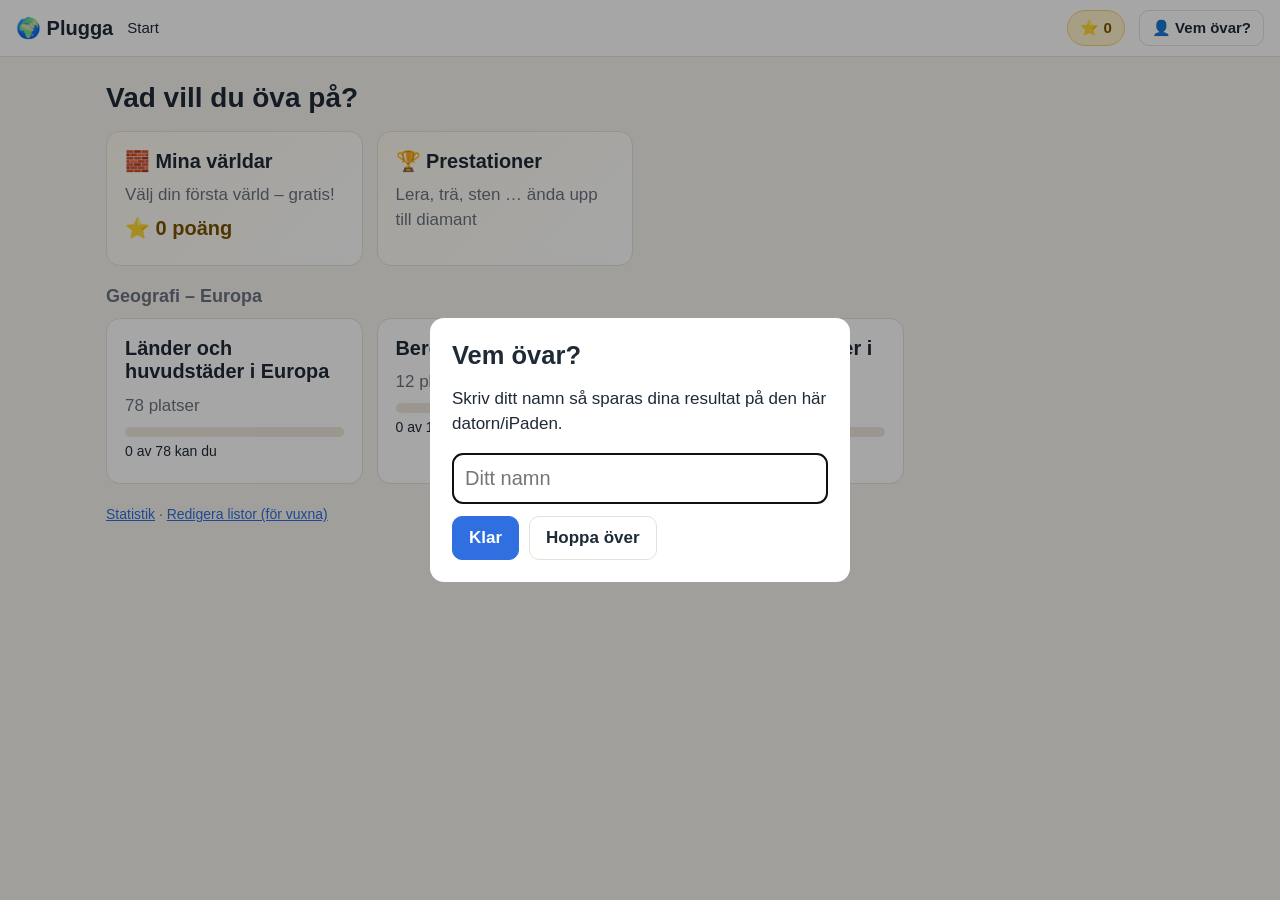
<file: index.html>
<!doctype html>
<html lang="sv">
<head>
  <meta charset="utf-8">
  <meta name="viewport" content="width=device-width, initial-scale=1, viewport-fit=cover">
  <meta name="apple-mobile-web-app-capable" content="yes">
  <meta name="apple-mobile-web-app-title" content="Plugga">
  <title>Plugga</title>
  <link rel="icon" href="data:image/svg+xml,<svg xmlns='http://www.w3.org/2000/svg' viewBox='0 0 100 100'><text y='.9em' font-size='90'>🌍</text></svg>">
  <link rel="stylesheet" href="css/style.css">
</head>
<body>
  <header class="top">
    <a class="logo" href="#/">🌍 Plugga</a>
    <nav id="crumb" class="crumb"></nav>
    <a id="points-btn" class="points-btn" href="#/varldar" title="Mina poäng och världar">⭐ 0</a>
    <button id="profile-btn" class="btn ghost small" type="button">👤</button>
  </header>
  <main id="main"></main>
  <script src="vendor/d3.min.js"></script>
  <script src="js/common.js"></script>
  <script src="js/map.js"></script>
  <script src="js/game.js"></script>
  <script src="js/app.js"></script>
</body>
</html>
</file>
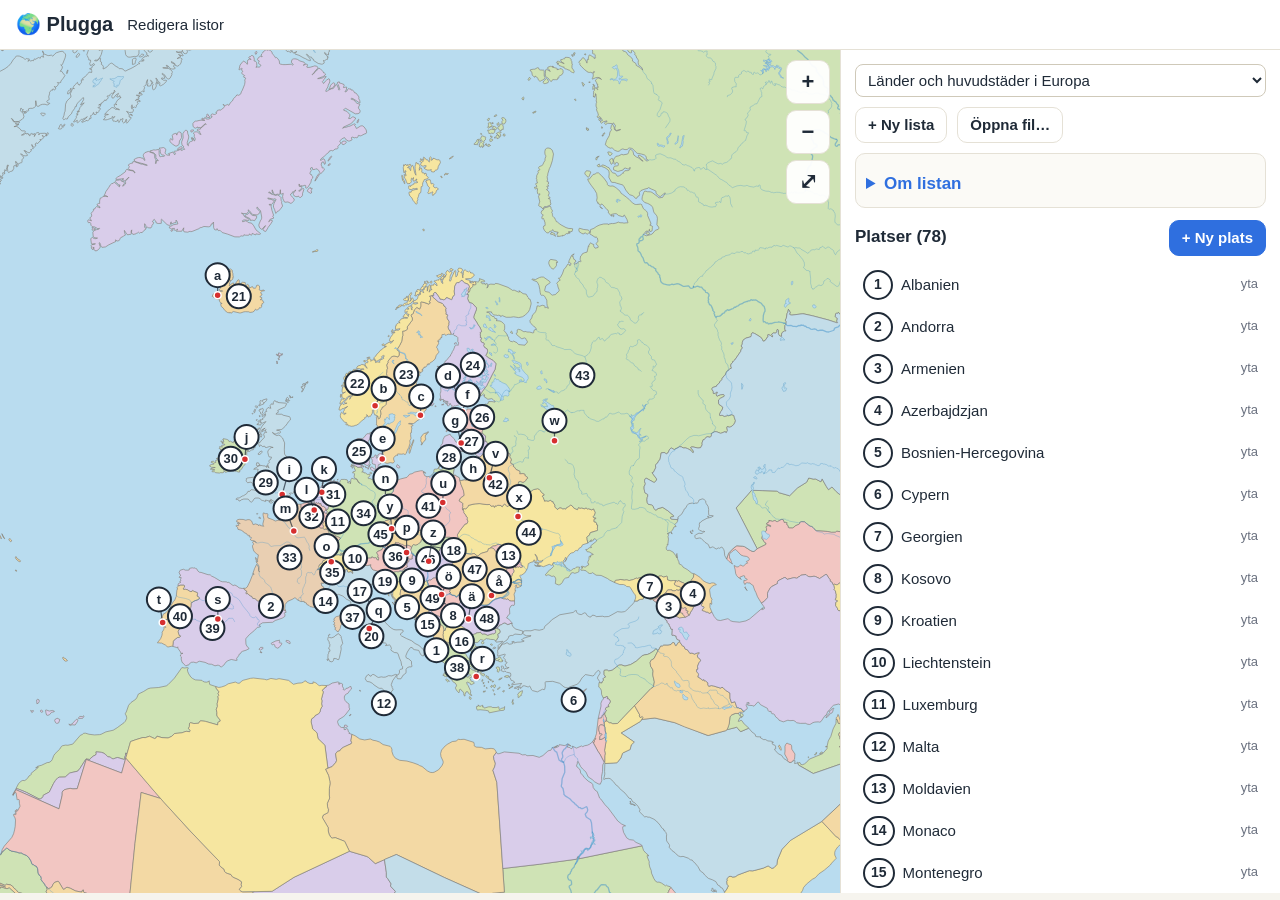
<file: edit.html>
<!doctype html>
<html lang="sv">
<head>
  <meta charset="utf-8">
  <meta name="viewport" content="width=device-width, initial-scale=1">
  <title>Plugga – redigera listor</title>
  <link rel="icon" href="data:image/svg+xml,<svg xmlns='http://www.w3.org/2000/svg' viewBox='0 0 100 100'><text y='.9em' font-size='90'>✏️</text></svg>">
  <link rel="stylesheet" href="css/style.css">
</head>
<body>
  <header class="top">
    <a class="logo" href="index.html">🌍 Plugga</a>
    <nav class="crumb"><span>Redigera listor</span></nav>
  </header>
  <div class="edit-layout">
    <div class="edit-map"><div id="map" class="map-holder"></div><div id="banner" class="mode-banner hidden"></div></div>
    <aside class="edit-panel" id="panel"><p class="loading">Laddar…</p></aside>
  </div>
  <script src="vendor/d3.min.js"></script>
  <script src="js/common.js"></script>
  <script src="js/map.js"></script>
  <script src="js/editor.js"></script>
</body>
</html>
</file>
<file: css/style.css>
:root {
  --bg: #f6f4ee;
  --card: #ffffff;
  --ink: #1f2a37;
  --muted: #6b7280;
  --line: #e5e1d6;
  --accent: #2f6fdf;
  --accent-ink: #ffffff;
  --good: #1f9d55;
  --good-bg: #e3f6ea;
  --bad: #d64545;
  --bad-bg: #fde8e8;
  --meh: #c98a0c;
  --meh-bg: #fdf3dc;
  --sea: #b9dcef;
  --land: #f1e9d4;
  --river: #3f8fca;
  --range: #b08f6a;
  --radius: 14px;
}

* { box-sizing: border-box; }
html, body { margin: 0; }
body {
  background: var(--bg);
  color: var(--ink);
  font: 17px/1.45 -apple-system, BlinkMacSystemFont, "Segoe UI", Roboto, Helvetica, Arial, sans-serif;
  -webkit-text-size-adjust: 100%;
}
a { color: var(--accent); }
h1, h2, h3, h4 { line-height: 1.2; margin: 0 0 .5em; }
.muted { color: var(--muted); }
.small { font-size: 14px; }
.hidden { display: none !important; }
.warn { color: var(--bad); }
.good { color: var(--good); }

/* ---------- topp ---------- */
.top {
  display: flex; align-items: center; gap: 14px;
  padding: 10px 16px; background: var(--card);
  border-bottom: 1px solid var(--line);
  position: sticky; top: 0; z-index: 20;
}
.logo { font-weight: 800; font-size: 20px; text-decoration: none; color: var(--ink); white-space: nowrap; }
.crumb { flex: 1; min-width: 0; white-space: nowrap; overflow: hidden; text-overflow: ellipsis; font-size: 15px; }
.crumb a { text-decoration: none; }
.crumb .sep { margin: 0 6px; color: var(--muted); }

main { max-width: 1100px; margin: 0 auto; padding: 18px 16px 40px; }
body.playing main { max-width: none; padding: 0; }

/* ---------- knappar ---------- */
.btn {
  display: inline-flex; align-items: center; justify-content: center; gap: 6px;
  min-height: 44px; padding: 8px 16px; border-radius: 10px;
  border: 1px solid var(--line); background: var(--card); color: var(--ink);
  font: inherit; font-weight: 600; text-decoration: none; cursor: pointer;
  -webkit-tap-highlight-color: transparent;
}
.btn:hover { border-color: #c9c3b3; }
.btn.primary { background: var(--accent); border-color: var(--accent); color: var(--accent-ink); }
.btn.ghost { background: transparent; }
.btn.danger { color: var(--bad); }
.btn.small { min-height: 36px; padding: 4px 12px; font-size: 15px; }
.btn:disabled { opacity: .5; cursor: default; }
.big-btn { width: 100%; min-height: 54px; font-size: 19px; margin-top: 10px; }
.row { display: flex; gap: 10px; align-items: center; margin-top: 12px; }
.row.wrap { flex-wrap: wrap; }

/* ---------- kort ---------- */
.card {
  background: var(--card); border: 1px solid var(--line);
  border-radius: var(--radius); padding: 18px; margin-bottom: 16px;
}
.cards { display: grid; grid-template-columns: repeat(auto-fill, minmax(250px, 1fr)); gap: 14px; margin-bottom: 20px; }
.cards .card { margin: 0; }
.list-card { text-decoration: none; color: inherit; display: block; transition: transform .1s; }
.list-card:hover, .mode-card:hover { transform: translateY(-2px); border-color: var(--accent); }
.list-card p { margin: 4px 0; }
.mode-card { text-align: left; font: inherit; color: inherit; cursor: pointer; }
.mode-card .icon { font-size: 34px; }
.mode-card p { color: var(--muted); margin: 0; font-size: 15px; }
.hero h1 { font-size: 28px; margin: 6px 0 16px; }
.section-title { font-size: 18px; color: var(--muted); font-weight: 600; margin: 10px 0; }
.page-title { font-size: 26px; }

.bar { height: 10px; background: #eee9dc; border-radius: 99px; overflow: hidden; margin: 8px 0 4px; }
.bar span { display: block; height: 100%; background: var(--good); border-radius: 99px; }

.options h3 { margin-bottom: 8px; }
.checks { display: flex; flex-wrap: wrap; gap: 4px 18px; margin-bottom: 8px; }
.check { display: flex; align-items: center; gap: 8px; min-height: 40px; cursor: pointer; }
.check input { width: 22px; height: 22px; }
.check.disabled { opacity: .5; }
.radius { display: flex; flex-wrap: wrap; gap: 8px; align-items: center; margin-top: 8px; }
.pill input { position: absolute; opacity: 0; pointer-events: none; }
.pill span { display: inline-block; padding: 7px 14px; border-radius: 99px; border: 1px solid var(--line); cursor: pointer; font-size: 15px; }
.pill input:checked + span { background: var(--accent); color: #fff; border-color: var(--accent); }

.chips { display: flex; flex-wrap: wrap; gap: 6px; margin: 8px 0; }
.chip { padding: 4px 10px; border-radius: 99px; font-size: 15px; background: #eee; }
.chip small { opacity: .7; }
.chip.bad { background: var(--bad-bg); color: #9b1c1c; }
.chip.meh { background: var(--meh-bg); color: #7a5300; }
.weak-box h3 { color: var(--bad); }

.stat-table { width: 100%; border-collapse: collapse; font-size: 15px; margin-top: 8px; }
.stat-table th, .stat-table td { text-align: left; padding: 6px 8px; border-bottom: 1px solid var(--line); }
.stat-table tr.good td:first-child { border-left: 4px solid var(--good); }
.stat-table tr.meh td:first-child { border-left: 4px solid var(--meh); }
.stat-table tr.bad td:first-child { border-left: 4px solid var(--bad); }
details summary { cursor: pointer; color: var(--accent); margin-top: 8px; }

/* ---------- övningsläge ---------- */
.play {
  display: grid; grid-template-columns: 1fr 360px;
  height: calc(100vh - 57px); height: calc(100dvh - 57px);
}
.play-map { position: relative; min-height: 0; }
.play-panel {
  background: var(--card); border-left: 1px solid var(--line);
  overflow-y: auto; padding: 16px; -webkit-overflow-scrolling: touch;
}
@media (max-width: 860px) {
  .play { grid-template-columns: 1fr; grid-template-rows: 58vh auto; height: auto; }
  .play-map { height: 58vh; }
  .play-panel { border-left: 0; border-top: 1px solid var(--line); overflow: visible; }
}
.instr { margin: 0 0 12px; color: var(--muted); font-size: 15px; }
.sticky-bottom { position: sticky; bottom: -16px; background: var(--card); padding: 10px 0; margin: 0; border-top: 1px solid var(--line); }

.name-list { list-style: none; padding: 0; margin: 0; }
.name-list li {
  display: flex; align-items: center; gap: 10px; padding: 8px 10px; min-height: 44px;
  border-radius: 10px; cursor: pointer; -webkit-tap-highlight-color: transparent;
}
.name-list li:hover { background: #f4f1e8; }
.name-list li.sel { background: #dce8fd; }
.name-list li.used { color: var(--muted); }
.name-list li.correct { background: var(--good-bg); }
.name-list li.wrong { background: var(--bad-bg); }
.tick { color: var(--good); margin-left: auto; }
.num {
  display: inline-flex; align-items: center; justify-content: center;
  min-width: 30px; height: 30px; padding: 0 6px; border-radius: 99px;
  background: #fff; border: 2px solid var(--ink); font-weight: 700; font-size: 14px; flex: none;
}
.typed-row { display: flex; gap: 8px; align-items: center; margin-bottom: 10px; }
.typed-row input { font: inherit; padding: 6px 8px; border: 1px solid var(--line); border-radius: 8px; width: 70px; }

.write-list { display: flex; flex-direction: column; gap: 6px; }
.write-row { display: grid; grid-template-columns: auto 1fr; align-items: center; gap: 4px 10px; padding: 4px; border-radius: 10px; }
.write-row input {
  font: inherit; font-size: 18px; padding: 8px 10px; min-height: 44px;
  border: 1px solid #cfc9b9; border-radius: 8px; width: 100%; background: #fff; color: var(--ink);
}
.write-row input:focus { outline: 3px solid #9cc0ff; border-color: var(--accent); }
.write-row .fb { grid-column: 2; font-weight: 700; font-size: 15px; }
.write-row .fb:empty { display: none; }
.write-row.correct { background: var(--good-bg); }
.write-row.correct .fb { color: var(--good); }
.write-row.wrong { background: var(--bad-bg); }
.write-row.wrong .fb { color: var(--bad); }

.prompt { text-align: center; padding: 14px 8px; background: #f4f1e8; border-radius: var(--radius); margin: 8px 0 12px; }
.target-name { font-size: 30px; font-weight: 800; }
.fb-box { padding: 12px 14px; border-radius: 10px; }
.fb-box.ok { background: var(--good-bg); }
.fb-box.bad { background: var(--bad-bg); }
.result-box { text-align: center; padding: 14px 0; }
.result-box .big { font-size: 40px; font-weight: 800; }
.result-box .chips, .result-box .row { justify-content: center; }

/* ---------- karta ---------- */
.map { position: relative; width: 100%; height: 100%; overflow: hidden; background: var(--sea); touch-action: none; user-select: none; -webkit-user-select: none; }
.map-svg { display: block; cursor: grab; }
.map-svg:active { cursor: grabbing; }
.map path { vector-effect: non-scaling-stroke; }
.map .sphere { fill: var(--sea); }
.map .countries path { stroke: #7d7a72; stroke-width: .6; stroke-linejoin: round; }
.map-physical .countries path { fill: var(--land) !important; stroke: #a59f90; stroke-width: .5; }
.map .ranges path { fill: none; stroke: none; }
.map-physical .ranges path { fill: var(--range); fill-opacity: .45; stroke: none; }
.map .lakes path { fill: var(--sea); stroke: #6fa6c8; stroke-width: .5; }
.map .rivers path { fill: none; stroke: var(--river); stroke-width: .9; stroke-linecap: round; stroke-linejoin: round; }
.map-political .rivers path { stroke-opacity: .5; stroke-width: .6; }
.map .rivers path.r0, .map .rivers path.r1, .map .rivers path.r2 { stroke-width: 1.3; }
.map .rivers path.r6, .map .rivers path.r7, .map .rivers path.r8, .map .rivers path.r9 { stroke-width: .6; }

.map .shape.area { stroke-width: 2.5; }
.map .shape.line { fill: none; stroke-width: 5; stroke-linecap: round; stroke-linejoin: round; }
.map .shape.hl.area { fill: #ffd84d; fill-opacity: .55; stroke: #e0a800; }
.map .shape.hl.line { stroke: #ffb800; }
.map .shape.correct.area { fill: var(--good); fill-opacity: .35; stroke: var(--good); }
.map .shape.correct.line { stroke: var(--good); }
.map .shape.wrong.area { fill: var(--bad); fill-opacity: .3; stroke: var(--bad); }
.map .shape.wrong.line { stroke: var(--bad); }
.map .shape.area.country { fill-opacity: .12; stroke-width: 2; stroke-dasharray: 6 4; }
.map .answer-line { fill: none; stroke: #333; stroke-width: 2; stroke-dasharray: 6 5; }

.map .pt .halo { fill: none; stroke-width: 3; }
.map .pt .dot { stroke: #fff; stroke-width: 2; }
.map .pt.target.hl .halo { stroke: #e0a800; } .map .pt.target.hl .dot { fill: #e0a800; }
.map .pt.target.correct .halo { stroke: var(--good); } .map .pt.target.correct .dot { fill: var(--good); }
.map .pt.target.wrong .halo { stroke: var(--bad); } .map .pt.target.wrong .dot { fill: var(--bad); }
.map .pt.guess .halo { display: none; }
.map .pt.guess .dot { fill: #222; r: 6px; }

.map .mk { cursor: pointer; }
.map .mk .bubble circle { fill: #fff; stroke: #1f2a37; stroke-width: 2; }
.map .mk .bubble text { font-size: 13px; font-weight: 700; text-anchor: middle; fill: #1f2a37; pointer-events: none; }
.map .mk .leader { stroke: #1f2a37; stroke-width: 1.2; opacity: .7; }
.map .mk .pin { fill: #d62f2f; stroke: #fff; stroke-width: 1.5; }
.map .mk.is-point .pin { display: block; }
.map .mk.filled .bubble circle { fill: #dce8fd; stroke: var(--accent); }
.map .mk.sel .bubble circle { fill: #ffd84d; stroke: #b07f00; stroke-width: 3; }
.map .mk.correct .bubble circle { fill: var(--good-bg); stroke: var(--good); }
.map .mk.wrong .bubble circle { fill: var(--bad-bg); stroke: var(--bad); stroke-width: 3; }
.map .mk.wrong .bubble text { fill: var(--bad); }

.map .draft-line { fill: none; stroke: #c026d3; stroke-width: 3; stroke-dasharray: 5 4; }
.map .draft-pt { fill: #c026d3; stroke: #fff; stroke-width: 1; vector-effect: non-scaling-stroke; }

.map-tools { position: absolute; right: 10px; top: 10px; display: flex; flex-direction: column; gap: 6px; z-index: 5; }
.map-tools button {
  width: 44px; height: 44px; border-radius: 10px; border: 1px solid var(--line);
  background: rgba(255,255,255,.95); font-size: 22px; font-weight: 700; cursor: pointer; color: var(--ink);
}

/* ---------- dialog ---------- */
.modal { position: fixed; top: 0; right: 0; bottom: 0; left: 0; background: rgba(0,0,0,.35); display: flex; align-items: center; justify-content: center; z-index: 100; padding: 16px; }
.modal-box { background: var(--card); border-radius: var(--radius); padding: 22px; width: 100%; max-width: 420px; }
.modal-box input { width: 100%; font: inherit; font-size: 20px; padding: 10px 12px; border: 1px solid #cfc9b9; border-radius: 10px; }
.loading { text-align: center; color: var(--muted); padding: 40px; }

/* ---------- redigering ---------- */
.edit-layout { display: grid; grid-template-columns: 1fr 440px; height: calc(100vh - 57px); }
.edit-map { position: relative; }
.map-holder { position: absolute; top: 0; right: 0; bottom: 0; left: 0; }
.edit-panel { overflow-y: auto; padding: 14px; background: var(--card); border-left: 1px solid var(--line); }
.edit-panel label.f { display: block; font-size: 14px; color: var(--muted); margin-top: 8px; }
.edit-panel input[type=text], .edit-panel select, .edit-panel textarea {
  width: 100%; font: inherit; font-size: 15px; padding: 6px 8px; border: 1px solid #cfc9b9; border-radius: 8px; background: #fff; color: var(--ink);
}
.edit-items { list-style: none; margin: 8px 0; padding: 0; }
.edit-items li { display: flex; gap: 8px; align-items: center; padding: 6px 8px; border-radius: 8px; cursor: pointer; font-size: 15px; }
.edit-items li:hover { background: #f4f1e8; }
.edit-items li.sel { background: #dce8fd; }
.edit-items .geo { margin-left: auto; color: var(--muted); font-size: 13px; }
.edit-box { border: 1px solid var(--line); border-radius: 10px; padding: 10px; margin: 10px 0; background: #fbfaf6; }
.mode-banner { position: absolute; left: 50%; top: 10px; transform: translateX(-50%); background: #c026d3; color: #fff; padding: 8px 14px; border-radius: 10px; z-index: 6; font-weight: 600; font-size: 15px; }
@media (max-width: 860px) {
  .edit-layout { grid-template-columns: 1fr; grid-template-rows: 55vh auto; height: auto; }
  .edit-panel { border-left: 0; }
}

/* ---------- poäng, världar, prestationer ---------- */
.points-btn {
  font-weight: 800; text-decoration: none; color: #7a5300; background: #fff4cc;
  border: 1px solid #f1d27a; border-radius: 99px; padding: 6px 12px; white-space: nowrap; font-size: 15px;
}
.points-btn.neg, .big-points.neg, .points-line.neg { color: var(--bad); }
.points-btn.neg { background: var(--bad-bg); border-color: #f3b4b4; }
.big-points { font-size: 30px; font-weight: 800; color: #7a5300; margin: 0 0 6px; }
.big-points.small-big { font-size: 20px; margin-top: 6px; }
.points-line { font-weight: 800; color: #7a5300; margin: 8px 0; font-size: 18px; }
.game-card { background: linear-gradient(135deg, #fffaf0, #fff); }
.round-points { font-size: 26px; font-weight: 800; margin: 4px 0; }
.round-points.pos, .pts.pos { color: var(--good); }
.round-points.neg, .pts.neg { color: var(--bad); }
.pts { font-weight: 800; font-size: 18px; margin-top: 6px; }
.pts small { font-weight: 600; color: var(--muted); font-size: 13px; }
.streak { color: #d9480f; font-weight: 700; }
.fb-box.rushed { margin-bottom: 8px; border: 2px solid var(--bad); }
.map .pt.guess.pending .dot { fill: #2f6fdf; }

.medal {
  display: inline-flex; align-items: center; justify-content: center; border-radius: 50%; flex: none;
  box-shadow: inset 0 -3px 0 rgba(0,0,0,.18), 0 2px 4px rgba(0,0,0,.2); border: 2px solid rgba(255,255,255,.7);
}
.medal.off { background: #ececec; filter: grayscale(1); opacity: .5; }
.ach-cards { grid-template-columns: repeat(auto-fill, minmax(300px, 1fr)); }
.ach-card { display: flex; gap: 14px; align-items: flex-start; }
.ach-body { flex: 1; min-width: 0; }
.ach-body h3 { margin-bottom: 2px; }
.ach-body p { margin: 2px 0; }
.tier { display: inline-block; font-size: 12px; color: #fff; padding: 2px 8px; border-radius: 99px; vertical-align: middle; text-shadow: 0 1px 1px rgba(0,0,0,.3); }

.toasts { position: fixed; left: 16px; bottom: 16px; z-index: 200; display: flex; flex-direction: column; gap: 8px; width: min(380px, calc(100% - 32px)); pointer-events: none; }
.toast { background: #1f2a37; color: #fff; border-radius: 14px; padding: 10px 14px; display: flex; gap: 12px; align-items: center; box-shadow: 0 8px 24px rgba(0,0,0,.25); animation: toastIn .35s ease-out; transition: opacity .4s, transform .4s; }
.toast.ach { background: linear-gradient(135deg, #2b2350, #1f2a37); }
.toast.out { opacity: 0; transform: translateY(10px); }
.toast small { opacity: .85; }
.gifts { display: flex; flex-wrap: wrap; gap: 4px; margin-top: 4px; }
.gift { display: inline-flex; align-items: center; gap: 2px; background: rgba(255,255,255,.12); border-radius: 8px; padding: 2px 4px; font-size: 12px; }
.gift .brick, .gift .medal { width: 20px !important; height: 20px !important; }
@keyframes toastIn { from { opacity: 0; transform: translateY(16px) scale(.96); } to { opacity: 1; transform: none; } }

.worlds { grid-template-columns: repeat(auto-fill, minmax(250px, 1fr)); }
.world-card .thumb { border-radius: 10px; overflow: hidden; margin-bottom: 10px; display: flex; justify-content: center; background: #eee; }
.world-card.locked .thumb { filter: grayscale(.6) brightness(.95); }
.scene { position: relative; border-radius: 10px; overflow: hidden; touch-action: none; user-select: none; -webkit-user-select: none; flex: none; }
.scene.big { box-shadow: 0 4px 16px rgba(0,0,0,.12); }
.scene.big .cell { outline: 1px dashed rgba(0,0,0,.06); }
.cell { position: absolute; display: flex; align-items: center; justify-content: center; }
.emo { line-height: 1; pointer-events: none; }
.brick {
  position: relative; display: block; width: 100%; height: 100%; border-radius: 3px; pointer-events: none;
  box-shadow: inset 0 -4px 0 rgba(0,0,0,.22), inset 0 3px 0 rgba(255,255,255,.35), inset -3px 0 0 rgba(0,0,0,.1);
}
.brick::after {
  content: ""; position: absolute; left: 50%; top: 50%; width: 42%; height: 42%; transform: translate(-50%, -55%);
  border-radius: 50%; background: inherit; box-shadow: inset 0 -2px 0 rgba(0,0,0,.2), 0 1px 1px rgba(0,0,0,.25), inset 0 2px 0 rgba(255,255,255,.4);
}
.brick.shiny { background-image: linear-gradient(135deg, rgba(255,255,255,.6), rgba(255,255,255,0) 45%, rgba(255,255,255,.35) 60%, rgba(255,255,255,0) 75%); }
.scene.mini .brick::after { display: none; }

.build { display: grid; grid-template-columns: 1fr 360px; height: calc(100vh - 57px); height: calc(100dvh - 57px); }
.build-stage { display: flex; align-items: center; justify-content: center; padding: 12px; background: #eef1f4; min-height: 0; overflow: hidden; }
@media (max-width: 860px) {
  .build { grid-template-columns: 1fr; grid-template-rows: auto auto; height: auto; }
  .build-stage { min-height: 52vh; }
}
.tabs { display: flex; gap: 6px; }
.tab { flex: 1; min-height: 44px; border: 1px solid var(--line); background: #f4f1e8; border-radius: 10px; font: inherit; font-weight: 700; cursor: pointer; color: var(--ink); }
.tab.on { background: var(--accent); color: #fff; border-color: var(--accent); }
.palette { display: grid; grid-template-columns: repeat(auto-fill, minmax(58px, 1fr)); gap: 6px; }
.pal { position: relative; height: 58px; border: 2px solid var(--line); border-radius: 10px; background: #fff; cursor: pointer; display: flex; flex-direction: column; align-items: center; justify-content: center; padding: 4px; font-size: 26px; color: var(--ink); }
.pal small { font-size: 10px; }
.pal .brick { width: 34px; height: 34px; }
.pal.on { border-color: var(--accent); background: #dce8fd; box-shadow: 0 0 0 2px #9cc0ff; }
.pal .cnt { position: absolute; right: 3px; bottom: 2px; font-size: 11px; font-weight: 800; background: #1f2a37; color: #fff; border-radius: 99px; padding: 0 5px; }
.shop { display: flex; flex-direction: column; gap: 6px; }
.shop-item { display: flex; align-items: center; gap: 8px; padding: 6px; border: 1px solid var(--line); border-radius: 10px; }
.shop-ico { width: 40px; height: 40px; display: flex; align-items: center; justify-content: center; flex: none; }
.shop-ico .brick { width: 34px; height: 34px; }
.shop-name { flex: 1; font-size: 15px; line-height: 1.2; }
.specials { display: flex; flex-wrap: wrap; gap: 6px; }
.special { width: 44px; height: 44px; display: inline-flex; align-items: center; justify-content: center; border-radius: 10px; background: #fff7d6; border: 1px solid #f1d27a; }
.special.missing { filter: grayscale(1) brightness(.4); opacity: .35; background: #eee; border-color: var(--line); }
.footer-links { margin-top: 18px; }
@media (max-width: 600px) { .crumb { display: none; } }
</file>
